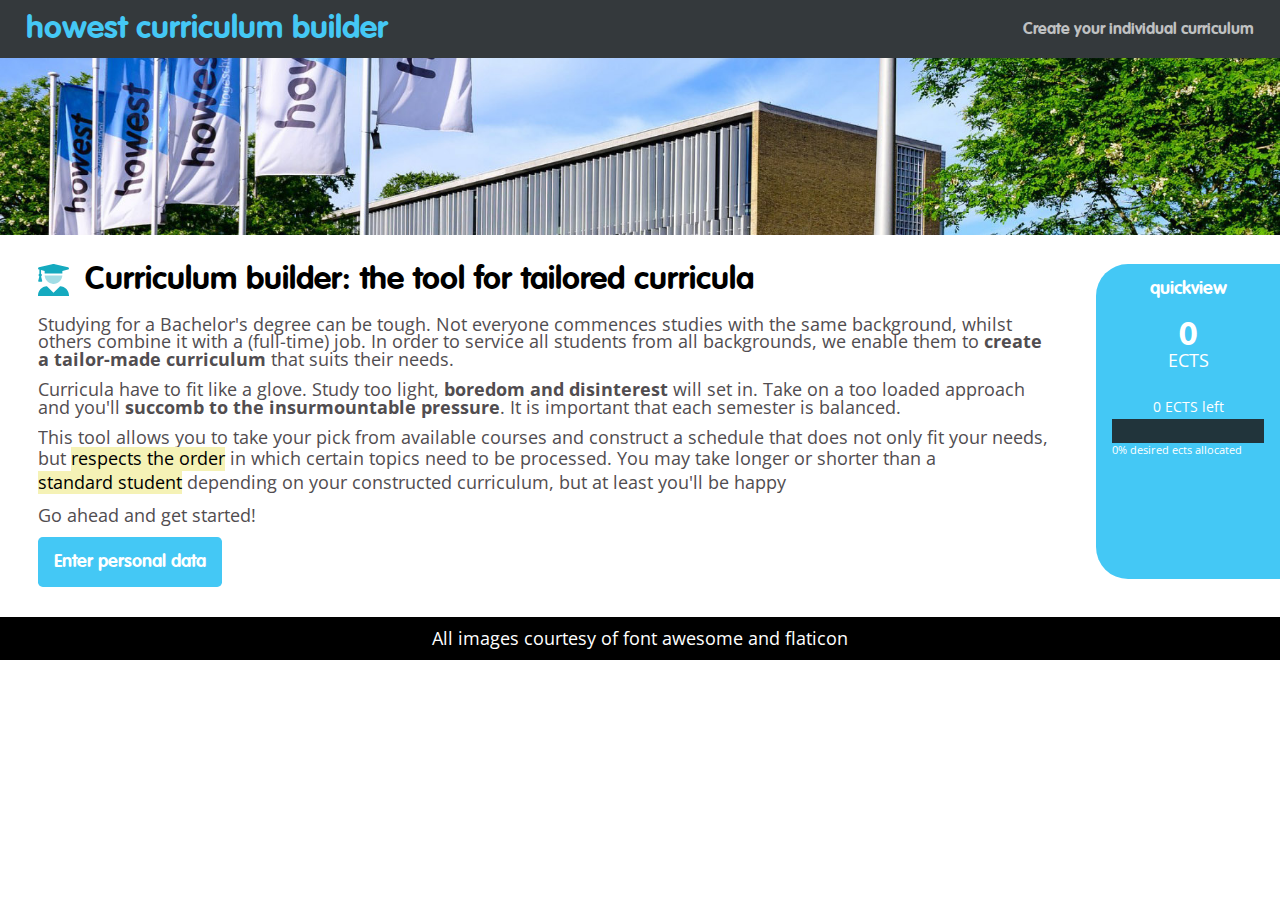
<file: index.html>
<!DOCTYPE html>
<html lang="en">
<head>
    <meta charset="UTF-8">
    <title>Howest Trajectbuilder</title>
    <link rel="stylesheet" type="text/css" href="assets/css/reset.css"/>
    <link rel="stylesheet" type="text/css" href="assets/css/screen.css"/>
    <link rel="stylesheet" href="https://fonts.googleapis.com/css?family=Open+Sans"/>
    <meta name="author" content="Rémi Defoor"/>
</head>
<body>
<header>
    <div class="flex-container">
        <h1>Howest curriculum builder</h1>

        <h2>Create your individual curriculum</h2>
    </div>

    <img src="images/howest.jpg" alt="HOWEST" title="HOWEST"/>
</header>

<main class="flex-container">
    <div id="left-aligned-content">
        <article id="introduction">
            <h2>Curriculum builder: the tool for tailored curricula</h2>

            <p>
                Studying for a Bachelor's degree can be tough. Not everyone commences studies with the same
                background,
                whilst others combine it with a (full-time) job. In order to service all students from all
                backgrounds,
                we
                enable them to
                <strong>create a tailor-made curriculum</strong> that suits their needs.
            </p>

            <p>
                Curricula have to fit like a glove. Study too light, <strong>boredom and disinterest</strong> will
                set
                in.
                Take on a too loaded approach and you'll
                <strong>succomb to the insurmountable pressure</strong>. It is important that each semester is
                balanced.
            </p>

            <p>
                This tool allows you to take your pick from available courses and construct a schedule that does not
                only
                fit your needs, but
                <a href="#" title="Sometimes you need to complete course A before being able to take on course B. These rules are built into the system">respects the order</a> in which certain topics need to be processed. You may take longer
                or
                shorter than a
                <a href="#" title="Standard students are students who follow a model trajectory laid out by the academy itself">standard student</a> depending on your constructed curriculum, but at least you'll be
                happy
            </p>

            <p>
                Go ahead and get started!
            </p>

            <ul class="navigation-links">
                <li><a href="#personal-data">Enter personal data</a></li>
            </ul>
        </article>

        <section id="personal-data" class="hidden">
            <h2>Enter personal data</h2>

            <p>
                In order to serve you correctly, we need to know some basic information first
            </p>

            <form name="personal-data" method="post" action="#">
                <label for="name">name</label>
                <input type="text" name="name" id="name" minlength="2" required/>

                <label for="email">email</label>
                <input type="email" name="email" id="email" required/>

                <label for="available-ECTS">ECTS available for allocation </label>
                <input type="number" name="available-ECTS" id="available-ECTS" min="3" max="60" required/>

                <button>Configure completed courses ></button>
            </form>
        </section>

        <section id="completed-modules" class="hidden">
            <h2>Select the courses you have already completed</h2>

            <p>
                Selecting the courses that have already been completed will <strong>enable us to correctly fill out
                prerequisite
                knowledge</strong> for follow-up courses. If you haven't completed any courses yet, your selection
                will
                be
                limited to courses from the first and second semester.
            </p>

            <div class="filters flex-container">
                <div>
                    <ol>
                        <li class="selected-semester"><a href="#">S1</a></li>
                        <li class="selected-semester"><a href="#">S2</a></li>
                        <li class="selected-semester"><a href="#">S3</a></li>
                        <li class="selected-semester"><a href="#">S4</a></li>
                        <li class="selected-semester"><a href="#">S5</a></li>
                        <li class="selected-semester"><a href="#">S6</a></li>
                    </ol>

                    <p>
                        visible semesters
                    </p>
                </div>

                <form method="post" action="#">
                    <select name="module-sorter" id="completed-module-sorter">
                        <option value="ascending">ascending</option>
                        <option value="descending">descending</option>
                    </select>
                    <label for="completed-module-sorter">Sort courses</label>
                </form>
            </div>

            <div class="modules flex-container">
            </div>

            <ul class="navigation-links flex-container">
                <li><a href="#personal-data">&lt; Modify personal data</a></li>
                <li><a href="#desired-modules">Configure course curriculum ></a></li>
            </ul>
        </section>

        <section id="desired-modules" class="hidden">
            <h2>Configure course curriculum</h2>

            <p>
                Select the courses you want to include in your curriculum next academic year
            </p>

            <div class="filters flex-container">
                <div>
                    <ol>
                        <li class="selected-semester"><a href="#">S1</a></li>
                        <li class="selected-semester"><a href="#">S2</a></li>
                        <li class="selected-semester"><a href="#">S3</a></li>
                        <li class="selected-semester"><a href="#">S4</a></li>
                        <li class="selected-semester"><a href="#">S5</a></li>
                        <li class="selected-semester"><a href="#">S6</a></li>
                    </ol>

                    <p>
                        visible semesters
                    </p>
                </div>

                <form method="post" action="#">
                    <select name="module-sorter" id="desired-module-sorter">
                        <option value="ascending">ascending</option>
                        <option value="descending">descending</option>
                    </select>
                    <label for="desired-module-sorter">Sort courses</label>
                </form>
            </div>

            <div class="modules flex-container">
            </div>

            <ul class="navigation-links flex-container">
                <li><a href="#completed-modules">&lt; Modify completed courses</a></li>
                <li><a href="#overview">Choice overview ></a></li>
            </ul>
        </section>

        <section id="overview" class="hidden">
            <h2>Choice overview</h2>

            <p>
                Carefully study the table below and double check if the completed courses and desired courses check
                out.
                Once your application has been submitted, there is no turning back!
            </p>

            <ul id="ECTS-counters" class="flex-container">
                <li id="completed-ECTS-counter">
                    <h3>Completed ECTS</h3>
                    <p>
                        60
                    </p>
                </li>
                <li id="desired-ECTS-counter">
                    <h3>Desired ECTS</h3>
                    <p>
                        34
                    </p>
                </li>
            </ul>

            <table>
                <thead>
                <tr>
                    <th class="left-part-table" colspan="3">completed courses</th>
                    <th class="right-part-table" colspan="3">desired courses</th>
                </tr>
                <tr>
                    <th class="left-part-table">semester</th>
                    <th class="left-part-table">module</th>
                    <th class="left-part-table"># ECTS</th>
                    <th class="right-part-table">semester</th>
                    <th class="right-part-table">module</th>
                    <th class="right-part-table"># SP</th>
                </tr>
                </thead>

                <tbody>
                </tbody>

                <tfoot>
                <tr>
                    <th class="left-part-table right-align" colspan="2">Total number of ECTS</th>
                    <th class="right-part-table right-align" colspan="2">Total number of ECTS</th>
                </tr>
                </tfoot>
            </table>

            <ul class="navigation-links flex-container">
                <li><a href="#desired-modules">&lt; Modify desired courses</a></li>
                <li><a href="#submission">Submit curriculum</a></li>
            </ul>
        </section>

        <section id="submission" class="hidden">
            <h2>Thank you for your submission!</h2>

            <p>
                Thank you for submitting your curriculum. The course counsellor will be in touch shortly.
            </p>
        </section>
    </div>

    <section id="quickview">
        <h3>quickview</h3>

        <p id="allocated-ECTS">
            0
        </p>

        <p>
            ECTS
        </p>

        <p id="unallocated-ECTS">
            0 ECTS left
        </p>

        <figure>
            <figure id="progress-bar"></figure>
        </figure>

        <p id="percentage-allocated-ECTS">
            0% desired ects allocated
        </p>

        <ul>
        </ul>
    </section>
</main>

<footer>
    <p>All images courtesy of font awesome and flaticon</p>
</footer>

<script src="assets/js/data/modules.js"></script>
<script src="assets/js/script.js"></script>

<script src="assets/js/quickview.js"></script>

<script src="assets/js/personal-data.js"></script>
<script src="assets/js/overviews.js"></script>
<script src="assets/js/summary.js"></script>

<script src="assets/js/filter-and-sort.js"></script>
</body>
</html>
</file>
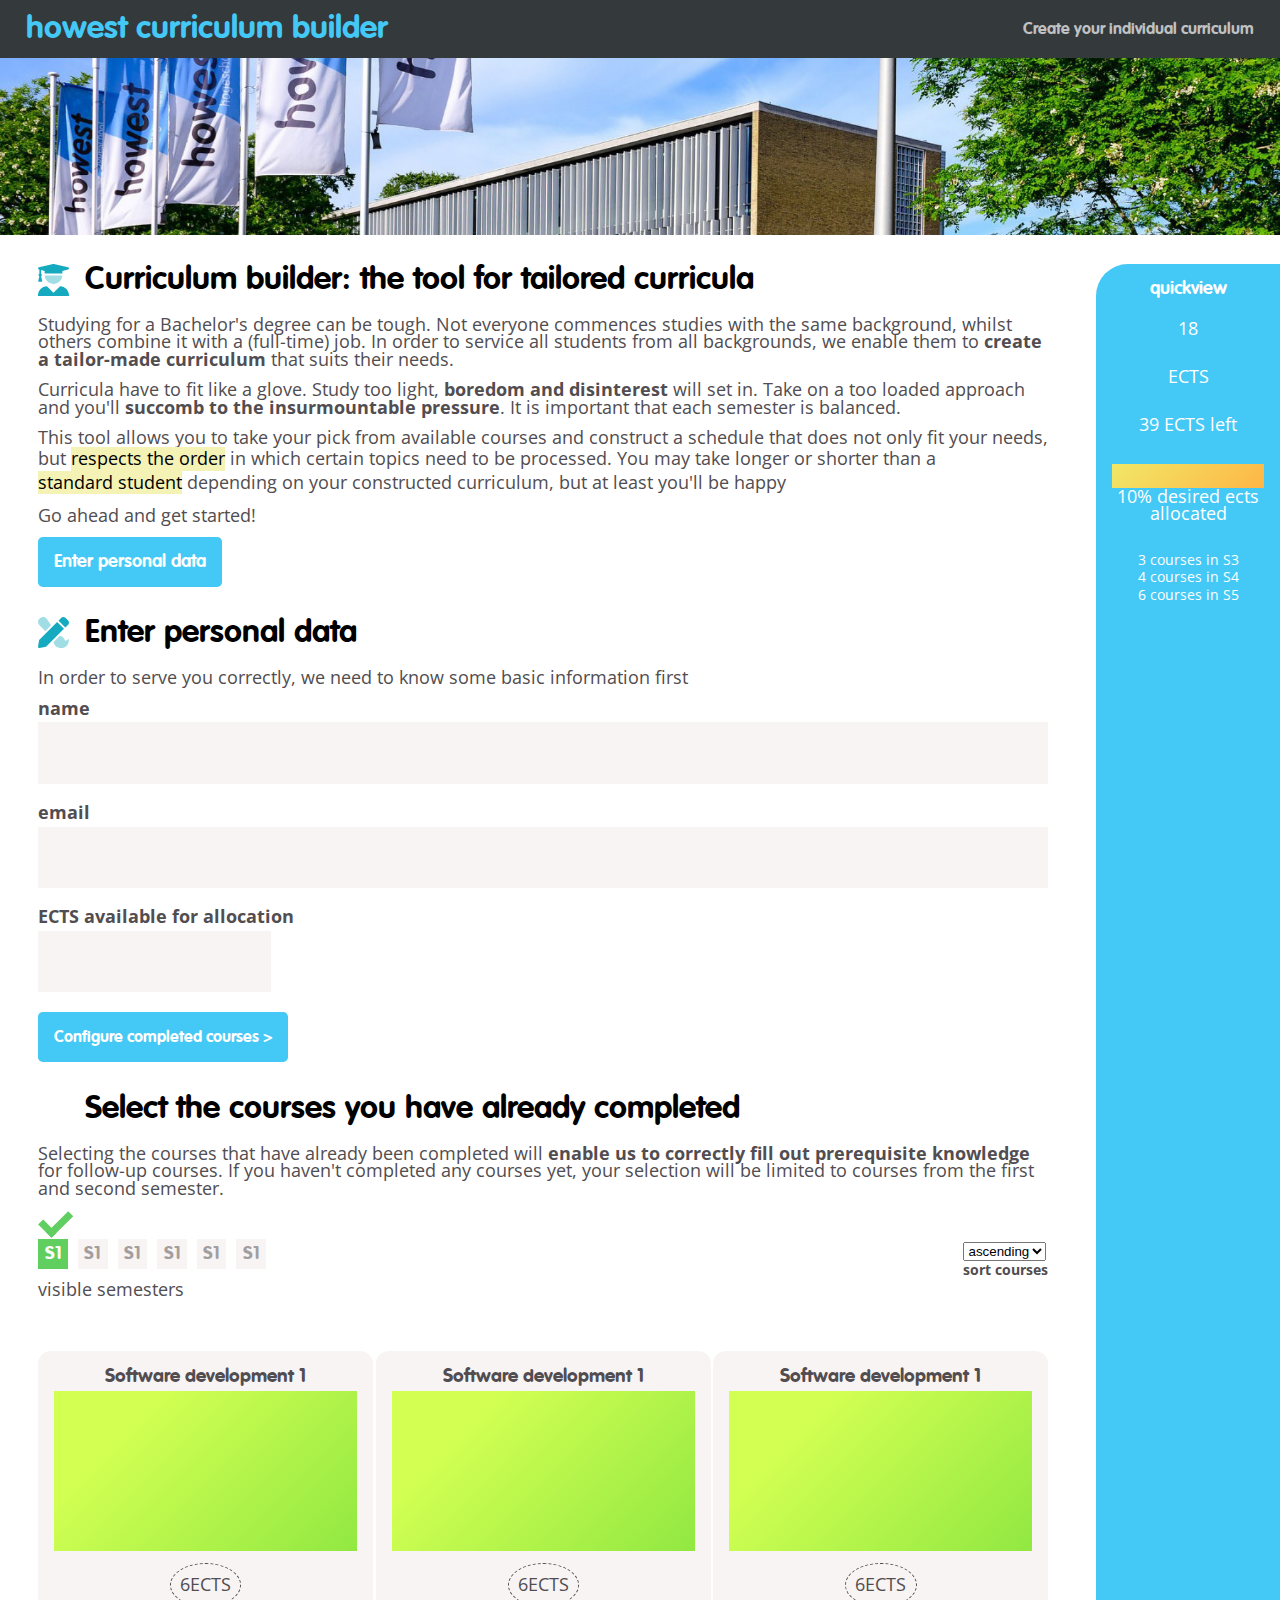
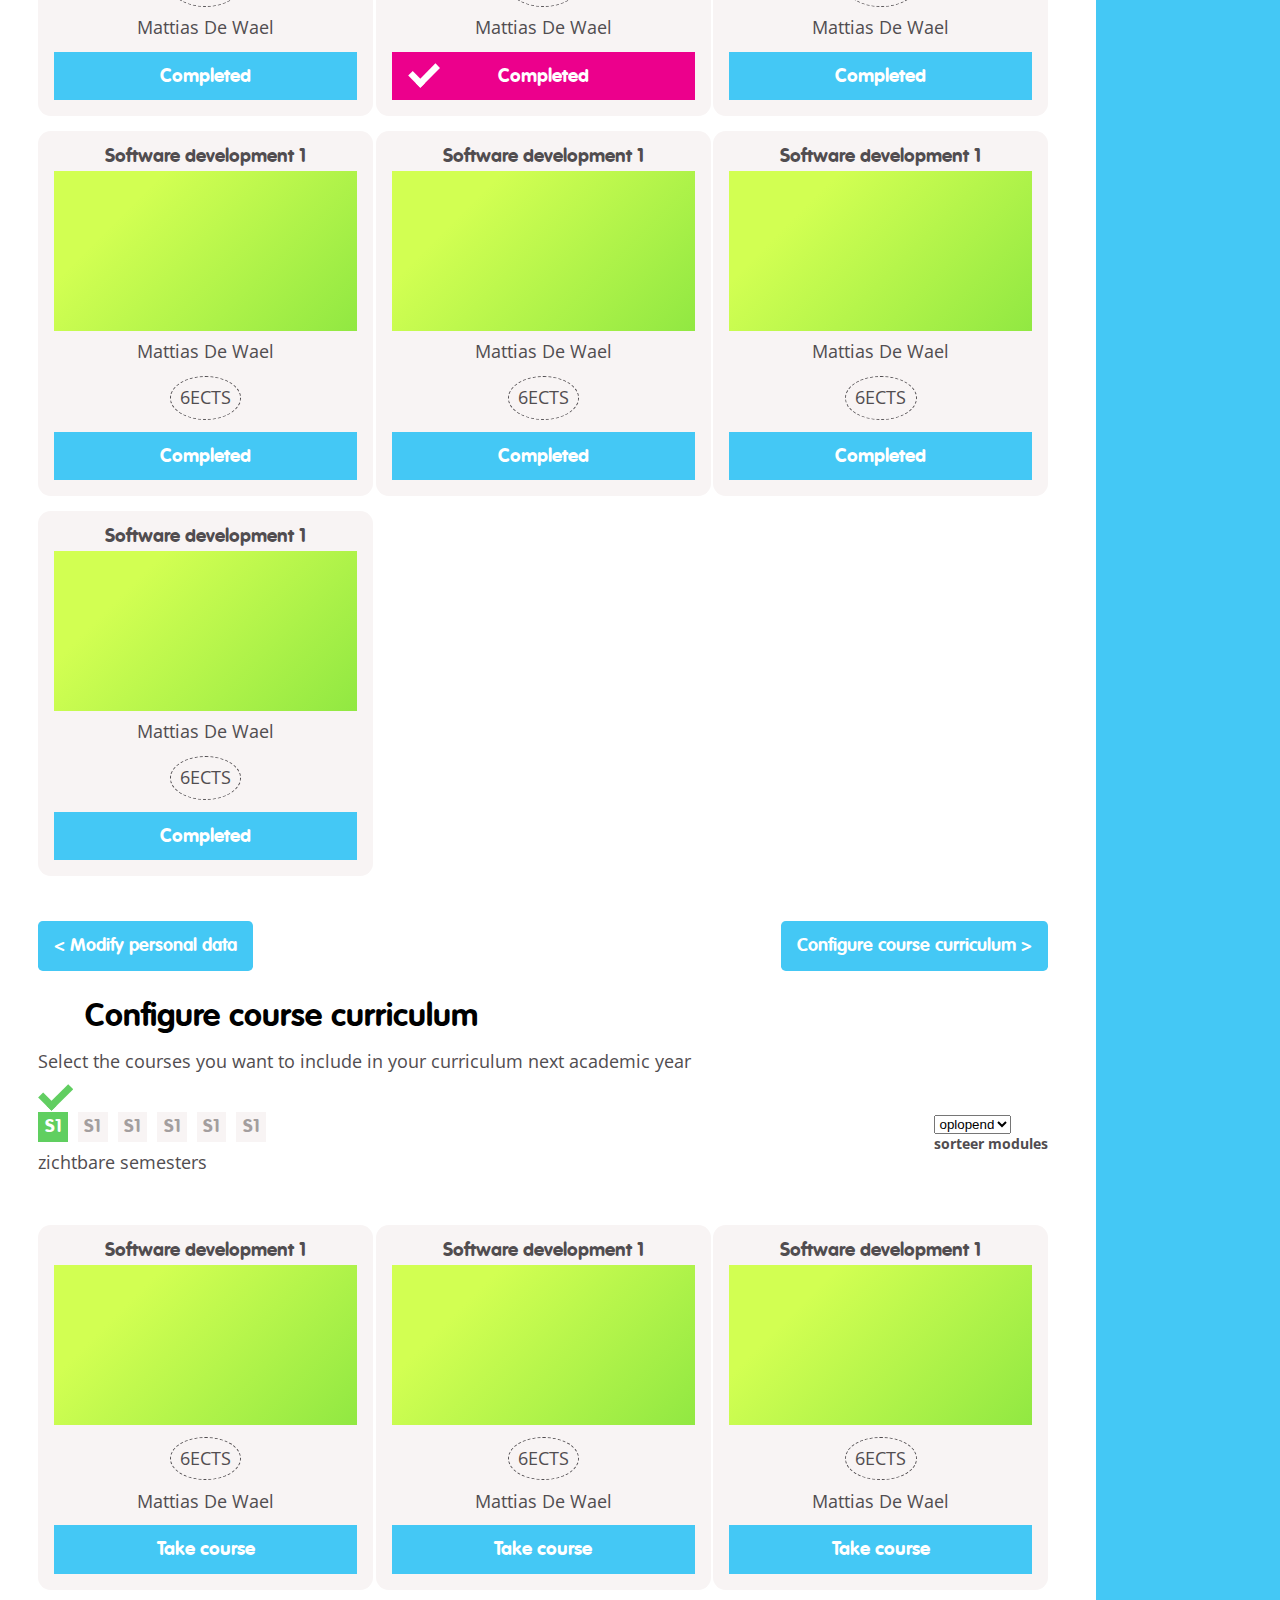
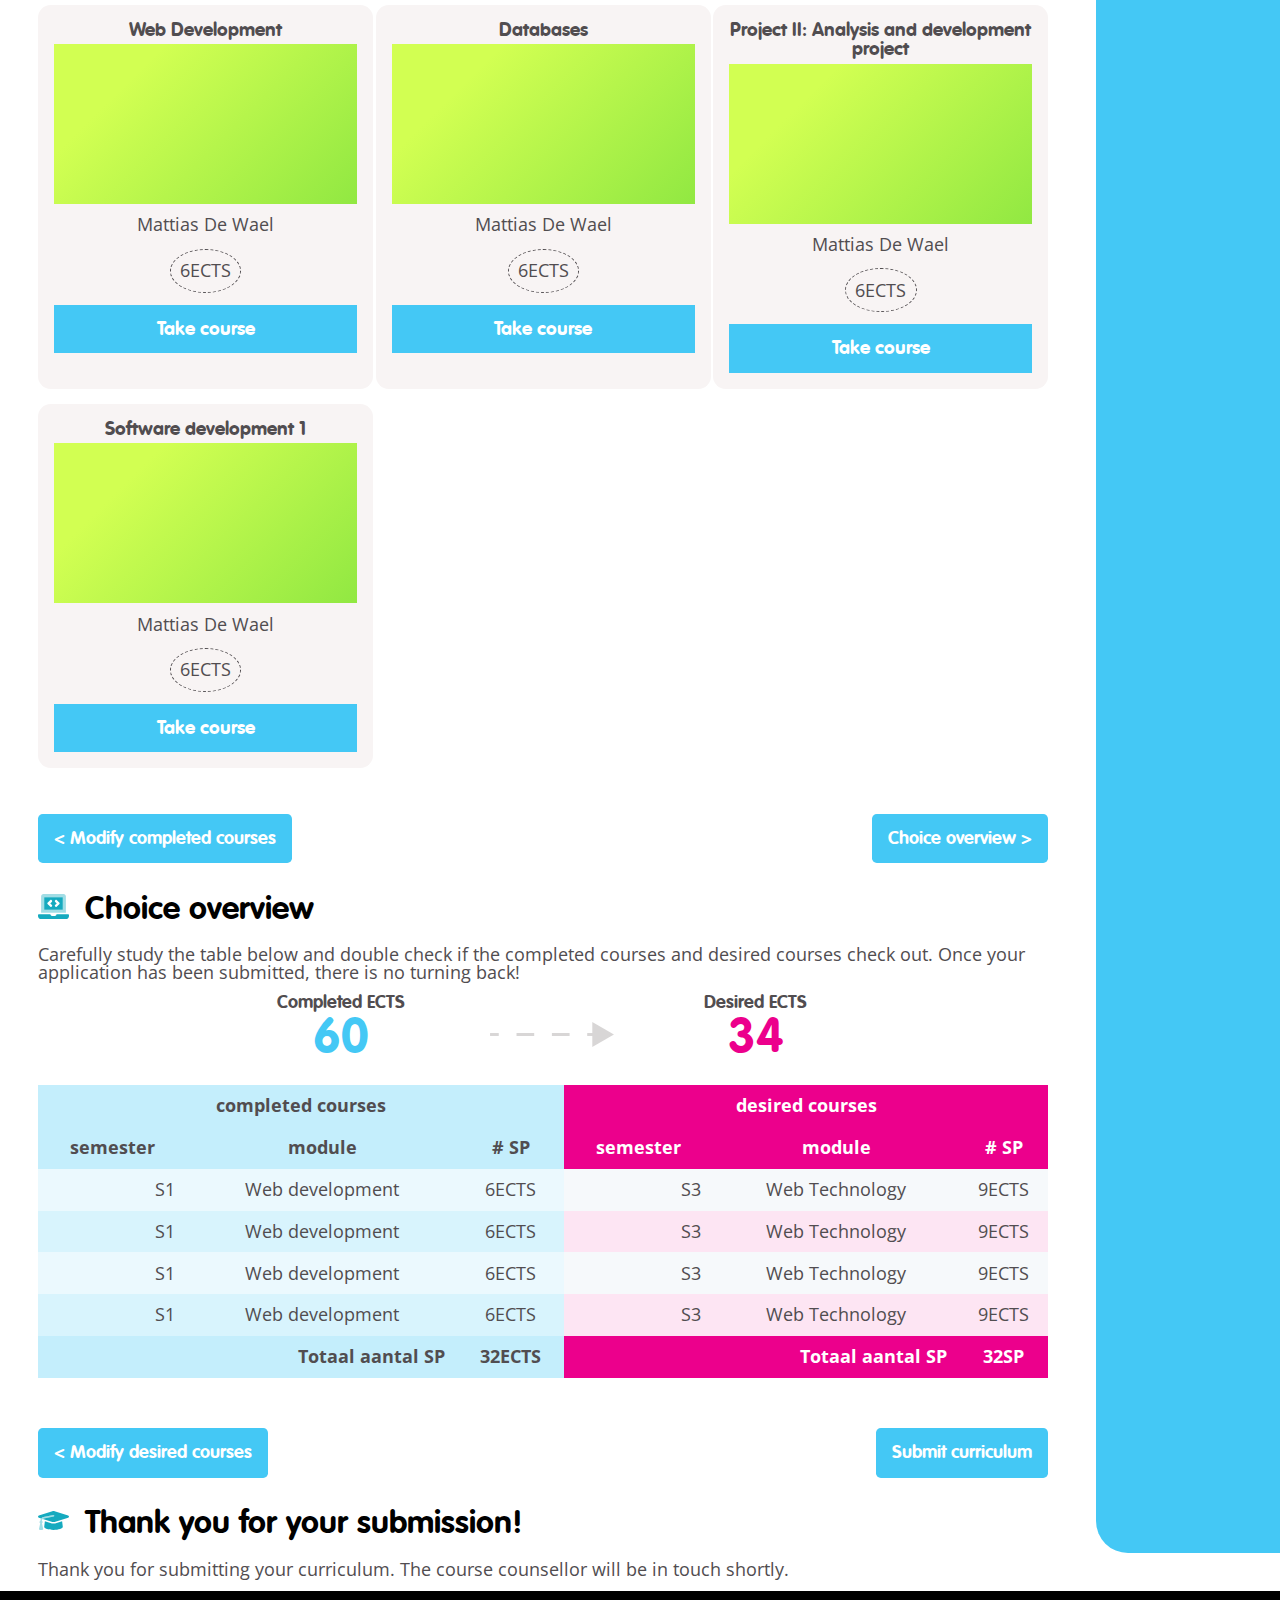
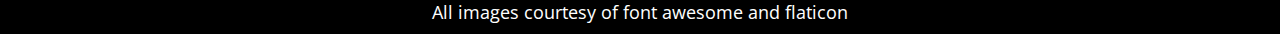
<file: index-static.html>
<!DOCTYPE html>
<html lang="en">
<head>
    <meta charset="UTF-8">
    <title>Howest Trajectbuilder</title>
    <link rel="stylesheet" type="text/css" href="assets/css/reset.css"/>
    <link rel="stylesheet" type="text/css" href="assets/css/screen.css"/>
    <link rel="stylesheet" href="https://fonts.googleapis.com/css?family=Open+Sans"/>
    <meta name="author" content="Rémi Defoor"/>
</head>
<body>
    <header>
        <div class="flex-container">
            <h1>Howest curriculum builder</h1>

            <h2>Create your individual curriculum</h2>
        </div>

        <img src="images/howest.jpg" alt="HOWEST" title="HOWEST"/>
    </header>

    <main class="flex-container">
        <div id="left-aligned-content">
            <article id="introduction">
                <h2>Curriculum builder: the tool for tailored curricula</h2>

                <p>
                    Studying for a Bachelor's degree can be tough. Not everyone commences studies with the same
                    background,
                    whilst others combine it with a (full-time) job. In order to service all students from all
                    backgrounds,
                    we
                    enable them to
                    <strong>create a tailor-made curriculum</strong> that suits their needs.
                </p>

                <p>
                    Curricula have to fit like a glove. Study too light, <strong>boredom and disinterest</strong> will
                    set
                    in.
                    Take on a too loaded approach and you'll
                    <strong>succomb to the insurmountable pressure</strong>. It is important that each semester is
                    balanced.
                </p>

                <p>
                    This tool allows you to take your pick from available courses and construct a schedule that does not
                    only
                    fit your needs, but
                    <a href="#" title="Sometimes you need to complete course A before being able to take on course B. These rules are built into the system">respects the order</a> in which certain topics need to be processed. You may take longer
                    or
                    shorter than a
                    <a href="#" title="Standard students are students who follow a model trajectory laid out by the academy itself">standard student</a> depending on your constructed curriculum, but at least you'll be
                    happy
                </p>

                <p>
                    Go ahead and get started!
                </p>

                <ul class="navigation-links">
                    <li><a href="#personal-data">Enter personal data</a></li>
                </ul>
            </article>

            <section id="personal-data">
                <h2>Enter personal data</h2>

                <p>
                    In order to serve you correctly, we need to know some basic information first
                </p>

                <form method="post" action="#">
                    <label for="name">name</label>
                    <input type="text" name="name" id="name"/>

                    <label for="email">email</label>
                    <input type="email" name="email" id="email"/>

                    <label for="availableECTS">ECTS available for allocation </label>
                    <input type="number" name="availableECTS" id="availableECTS"/>

                    <button>Configure completed courses ></button>
                </form>
            </section>

            <section id="completed-courses">
                <h2>Select the courses you have already completed</h2>

                <p>
                    Selecting the courses that have already been completed will <strong>enable us to correctly fill out
                    prerequisite
                    knowledge</strong> for follow-up courses. If you haven't completed any courses yet, your selection
                    will
                    be
                    limited to courses from the first and second semester.
                </p>

                <div class="filters flex-container">
                    <div>
                        <ol>
                            <li class="selected-semester"><a href="#">S1</a></li>
                            <li><a href="#">S1</a></li>
                            <li><a href="#">S1</a></li>
                            <li><a href="#">S1</a></li>
                            <li><a href="#">S1</a></li>
                            <li><a href="#">S1</a></li>
                        </ol>

                        <p>
                            visible semesters
                        </p>
                    </div>

                    <form method="post" action="#">
                        <select name="courseSorting" id="courseSorting">
                            <option value="ascending">ascending</option>
                        </select>
                        <label for="courseSorting">Sort courses</label>
                    </form>
                </div>

                <div class="modules flex-container">
                    <article>
                        <h2>Software development 1</h2>

                        <figure class="green"></figure>

                        <p>
                            6ECTS
                        </p>

                        <h3>Mattias De Wael</h3>

                        <form method="post" action="#">
                            <button><span>Completed</span></button>
                        </form>
                    </article>

                    <article>
                        <h2>Software development 1</h2>

                        <figure class="green"></figure>

                        <p>
                            6ECTS
                        </p>

                        <h3>Mattias De Wael</h3>

                        <form method="post" action="#">
                            <button class="selected-module"><span>Completed</span></button>
                        </form>
                    </article>

                    <article>
                        <h2>Software development 1</h2>

                        <figure class="green"></figure>

                        <p>
                            6ECTS
                        </p>

                        <h3>Mattias De Wael</h3>

                        <form method="post" action="#">
                            <button><span>Completed</span></button>
                        </form>
                    </article>

                    <article>
                        <h2>Software development 1</h2>

                        <figure class="green"></figure>

                        <h3>Mattias De Wael</h3>

                        <p>
                            6ECTS
                        </p>

                        <form method="post" action="#">
                            <button><span>Completed</span></button>
                        </form>
                    </article>

                    <article>
                        <h2>Software development 1</h2>

                        <figure class="green"></figure>

                        <h3>Mattias De Wael</h3>

                        <p>
                            6ECTS
                        </p>

                        <form method="post" action="#">
                            <button><span>Completed</span></button>
                        </form>
                    </article>

                    <article>
                        <h2>Software development 1</h2>

                        <figure class="green"></figure>

                        <h3>Mattias De Wael</h3>

                        <p>
                            6ECTS
                        </p>

                        <form method="post" action="#">
                            <button><span>Completed</span></button>
                        </form>
                    </article>

                    <article>
                        <h2>Software development 1</h2>

                        <figure class="green"></figure>

                        <h3>Mattias De Wael</h3>

                        <p>
                            6ECTS
                        </p>

                        <form method="post" action="#">
                            <button><span>Completed</span></button>
                        </form>
                    </article>
                </div>

                <ul class="navigation-links flex-container">
                    <li><a href="#personal-data">&lt; Modify personal data</a></li>
                    <li><a href="#curriculum-configurator">Configure course curriculum ></a></li>
                </ul>
            </section>

            <section id="curriculum-configurator">
                <h2>Configure course curriculum</h2>

                <p>
                    Select the courses you want to include in your curriculum next academic year
                </p>

                <div class="filters flex-container">
                    <div>
                        <ol>
                            <li class="selected-semester"><a href="#">S1</a></li>
                            <li><a href="#">S1</a></li>
                            <li><a href="#">S1</a></li>
                            <li><a href="#">S1</a></li>
                            <li><a href="#">S1</a></li>
                            <li><a href="#">S1</a></li>
                        </ol>

                        <p>
                            zichtbare semesters
                        </p>
                    </div>

                    <form method="post" action="#">
                        <select name="moduleSortering" id="moduleSortering">
                            <option value="oplopend">oplopend</option>
                        </select>
                        <label for="moduleSortering">Sorteer modules</label>
                    </form>
                </div>

                <div class="modules flex-container">
                    <article>
                        <h2>Software development 1</h2>

                        <figure class="green"></figure>

                        <p>
                            6ECTS
                        </p>

                        <h3>Mattias De Wael</h3>

                        <form method="post" action="#">
                            <button><span>Take course</span></button>
                        </form>
                    </article>

                    <article>
                        <h2>Software development 1</h2>

                        <figure class="green"></figure>

                        <p>
                            6ECTS
                        </p>

                        <h3>Mattias De Wael</h3>

                        <form method="post" action="#">
                            <button><span>Take course</span></button>
                        </form>
                    </article>

                    <article>
                        <h2>Software development 1</h2>

                        <figure class="green"></figure>

                        <p>
                            6ECTS
                        </p>

                        <h3>Mattias De Wael</h3>

                        <form method="post" action="#">
                            <button><span>Take course</span></button>
                        </form>
                    </article>

                    <article>
                        <h2>Web Development</h2>

                        <figure class="green"></figure>

                        <h3>Mattias De Wael</h3>

                        <p>
                            6ECTS
                        </p>

                        <form method="post" action="#">
                            <button><span>Take course</span></button>
                        </form>
                    </article>

                    <article>
                        <h2>Databases</h2>

                        <figure class="green"></figure>

                        <h3>Mattias De Wael</h3>

                        <p>
                            6ECTS
                        </p>

                        <form method="post" action="#">
                            <button><span>Take course</span></button>
                        </form>
                    </article>

                    <article>
                        <h2>Project II: Analysis and development project</h2>

                        <figure class="green"></figure>

                        <h3>Mattias De Wael</h3>

                        <p>
                            6ECTS
                        </p>

                        <form method="post" action="#">
                            <button><span>Take course</span></button>
                        </form>
                    </article>

                    <article>
                        <h2>Software development 1</h2>

                        <figure class="green"></figure>

                        <h3>Mattias De Wael</h3>

                        <p>
                            6ECTS
                        </p>

                        <form method="post" action="#">
                            <button><span>Take course</span></button>
                        </form>
                    </article>
                </div>

                <ul class="navigation-links flex-container">
                    <li><a href="#completed-courses">&lt; Modify completed courses</a></li>
                    <li><a href="#overview">Choice overview ></a></li>
                </ul>
            </section>

            <section id="overview">
                <h2>Choice overview</h2>

                <p>
                    Carefully study the table below and double check if the completed courses and desired courses check
                    out.
                    Once your application has been submitted, there is no turning back!
                </p>

                <ul id="ECTS-counters" class="flex-container">
                    <li id="completed-ECTS-counter">
                        <h3>Completed ECTS</h3>
                        <p>
                            60
                        </p>
                    </li>
                    <li id="desired-ECTS-counter">
                        <h3>Desired ECTS</h3>
                        <p>
                            34
                        </p>
                    </li>
                </ul>

                <table>
                    <thead>
                    <tr>
                        <th class="left-part-table" colspan="3">completed courses</th>
                        <th class="right-part-table" colspan="3">desired courses</th>
                    </tr>
                    <tr>
                        <th class="left-part-table">semester</th>
                        <th class="left-part-table">module</th>
                        <th class="left-part-table"># SP</th>
                        <th class="right-part-table">semester</th>
                        <th class="right-part-table">module</th>
                        <th class="right-part-table"># SP</th>
                    </tr>
                    </thead>

                    <tbody>
                    <tr>
                        <td class="left-part-table right-align">S1</td>
                        <td class="left-part-table">Web development</td>
                        <td class="left-part-table">6ECTS</td>
                        <td class="right-part-table right-align">S3</td>
                        <td class="right-part-table">Web Technology</td>
                        <td class="right-part-table">9ECTS</td>
                    </tr>
                    <tr>
                        <td class="left-part-table right-align">S1</td>
                        <td class="left-part-table">Web development</td>
                        <td class="left-part-table">6ECTS</td>
                        <td class="right-part-table right-align">S3</td>
                        <td class="right-part-table">Web Technology</td>
                        <td class="right-part-table">9ECTS</td>
                    </tr>
                    <tr>
                        <td class="left-part-table right-align">S1</td>
                        <td class="left-part-table">Web development</td>
                        <td class="left-part-table">6ECTS</td>
                        <td class="right-part-table right-align">S3</td>
                        <td class="right-part-table">Web Technology</td>
                        <td class="right-part-table">9ECTS</td>
                    </tr>
                    <tr>
                        <td class="left-part-table right-align">S1</td>
                        <td class="left-part-table">Web development</td>
                        <td class="left-part-table">6ECTS</td>
                        <td class="right-part-table right-align">S3</td>
                        <td class="right-part-table">Web Technology</td>
                        <td class="right-part-table">9ECTS</td>
                    </tr>
                    </tbody>

                    <tfoot>
                    <tr>
                        <th class="left-part-table right-align" colspan="2">Totaal aantal SP</th>
                        <th class="left-part-table">32ECTS</th>
                        <th class="right-part-table right-align" colspan="2">Totaal aantal SP</th>
                        <th class="right-part-table">32SP</th>
                    </tr>
                    </tfoot>
                </table>

                <ul class="navigation-links flex-container">
                    <li><a href="#curriculum-configurator">&lt; Modify desired courses</a></li>
                    <li><a href="#submission">Submit curriculum</a></li>
                </ul>
            </section>

            <section id="submission">
                <h2>Thank you for your submission!</h2>

                <p>
                    Thank you for submitting your curriculum. The course counsellor will be in touch shortly.
                </p>
            </section>
        </div>

        <section id="quickview">
            <h3>quickview</h3>

            <p>
                18
            </p>

            <p>
                ECTS
            </p>

            <p>
                39 ECTS left
            </p>

            <figure>
                <figure class="yellow"></figure>
            </figure>

            <p>
                10% desired ects allocated
            </p>

            <ul>
                <li>3 courses in S3</li>
                <li>4 courses in S4</li>
                <li>6 courses in S5</li>
            </ul>
        </section>
    </main>

    <footer>
        <p>All images courtesy of font awesome and flaticon</p>
    </footer>
</body>
</html>
</file>
<file: assets/css/screen.css>
@font-face {
    font-family: VagRounded;
    src: url("../fonts/vagroundedstd-bold-webfont.woff") format("woff");
}

/********************/
/* Gradient classes */
/********************/
.green {
    background: linear-gradient(135deg, rgba(210, 255, 82, 1) 0%, rgba(210, 255, 82, 1) 24%, rgba(145, 232, 66, 1) 100%);
}

.yellow {
    background: linear-gradient(135deg, rgba(241, 231, 103, 1) 0%, rgba(254, 182, 69, 1) 100%);
}

.pink {
    background: linear-gradient(135deg, rgba(250, 160, 236, 1) 0%, rgba(242, 61, 148, 1) 100%);
}

.orange {
    background: linear-gradient(135deg, rgba(250, 245, 160, 1) 0%, rgba(219, 85, 37, 1) 100%);
}

.blue {
    background: linear-gradient(135deg, rgba(160, 193, 250, 1) 0%, rgba(40, 217, 240, 1) 100%);
}

.purple {
    background: linear-gradient(135deg, rgba(235, 233, 249, 1) 0%, rgba(193, 191, 234, 1) 100%);
}

.white {
    background: linear-gradient(135deg, rgba(204,249,251,1) 0%, rgba(255,255,255,1) 100%);
}

/*---------------------*/
/*    HTML ELEMENTS    */
/*---------------------*/
body {
    font-family: "Open Sans", sans-serif;
    font-size: 1.1rem;
}

h1, h2 {
    font-family: VagRounded, sans-serif;
    font-size: 2rem;
}

h1 {
    text-transform: lowercase;
    color: #44c8f5;
}

h3 {
    color: #514d50;
}

img {
    width: 100%;
}

a {
    font-family: VagRounded, sans-serif;
    color: #a39e9e;
    background-color: #f8f4f4;
    padding: 0.4rem;
    margin-right: 0.3rem;
    display: inline-block;
    text-decoration: none;
}

label {
    display: block;
    font-weight: bold;
    color: #514d50;
}

button {
    display: block;
    background-color: #44c8f5;
    border: none;
    color: #fff;
    font-family: VagRounded, sans-serif;
    font-size: 1.2rem;
    width: 100%;
    padding: 4% 0;
}

button:hover {
    background-color: #ec008c;
}

table {
    color: #514d50;
    width: 100%;
    margin-bottom: 5%;
    text-align: center;
}

thead, tfoot {
    font-weight: bold;
}

th, td {
    padding: 1.2%;
}

/*---------------------*/
/* CONTAINING ELEMENTS */
/*---------------------*/
.flex-container {
    display: flex;
    justify-content: space-between;
}

.navigation-links a {
    color: #fff;
    background-color: #44c8f5;
    padding: 1rem;
    border-radius: 0.3rem;
    margin: 0;
}

.hidden {
    display: none;
}

.right-align {
    text-align: right;
}

strong {
    font-weight: bold;
}

header {
    margin-bottom: 2%;
}

header .flex-container {
    align-items: center;
    padding: 1% 2%;
    background-color: rgba(30,35,39,0.9);
}

header h2 {
    color: rgba(255,255,255,0.7);
    font-size: 1rem;
}

main #left-aligned-content {
    width: 80%;
    margin-right: 3rem;
    padding-left: 3%;
}

main p {
    margin-bottom: 0.8rem;
    color: #514d50;
}

#introduction {
    margin-bottom: 3%;
}

#introduction h2 {
    margin-bottom: 2%;
    background-image: url("../media/curriculum.svg");
    background-repeat: no-repeat;
    background-size: 31px;
    padding-left: 47px;
}

#introduction p a {
    background-color: #f5f2b6;
    padding: 0.3% 0;
    color: #000;
    font-family: "Open Sans", sans-serif;
    margin: 0;
}

#introduction p a:hover {
    color: #fff;
    background-color: #44c8f5;
}

section {
    margin-bottom: 3%;
}

section > h2 {
    padding-left: 47px;
    margin-bottom: 2%;
    background-size: 31px;
    background-repeat: no-repeat;
}

#personal-data h2 {
    background-image: url("../media/personal-data.svg");
}

#personal-data label {
    padding-bottom: 0.5%;
}

#personal-data input {
    width: 100%;
    background-color: #f8f4f4;
    border: none;
    padding: 1.5%;
    font-size: 1.5rem;
    margin-bottom: 2%;
    color: #a39e9e;
    font-family: VagRounded, sans-serif;
    box-sizing: border-box;
}

#personal-data input[type="number"] {
    width: 23%;
    display: block;
}

#personal-data input:focus {
    color: #fff;
    background-color: #a39e9e;
    outline: none;
}

#personal-data button {
    color: #fff;
    font-family: VagRounded, sans-serif;
    padding: 1.5%;
    font-size: 1rem;
    border-radius: 0.3rem;
    display: inline-block;
    width: auto;
}

#personal-data button:hover {
    background-color: #44c8f5;
}

.filters {
    margin-bottom: 4%;
    margin-top: 1.3%;
}

.filters ol {
    margin-bottom: 5%;
}

.filters ol li {
    display: inline-block;
    padding-top: 12%;
}

.filters form {
    margin-top: 3%;
}

.filters select {
    margin-bottom: 2%;
}

.filters label {
    text-transform: lowercase;
    font-size: 0.9rem;
}

.selected-semester {
    background-image: url("../media/check.svg");
    background-repeat: no-repeat;
    background-position: top center;
    background-size: contain;
}

.selected-semester a {
    color: #fff;
    background-color: #60cf60;
}

.modules {
    flex-wrap: wrap;
    margin-bottom: 3%;
}

.modules article {
    background-color: #f8f4f4;
    padding: 1rem;
    width: 30%;
    border-radius: 0.8rem;
    text-align: center;
    margin-bottom: 1.5%;
}

.modules h2 {
    font-size: 1.2rem;
    color: #514d50;
    margin-bottom: 1.5%;
}

.modules figure {
    height: 10rem;
    margin-bottom: 4%;
}

.modules figcaption {
    font-family: VagRounded, sans-serif;
    color: #514d50;
    line-height: 200%;
    font-size: 5rem;
}

.modules p {
    border: 1px dashed #514d50;
    padding: 4% 3%;
    border-radius: 50%;
    display: inline-block;
    margin-bottom: 4%;
}

.modules h3 {
    margin-bottom: 5%;
}

.selected-module {
    background-color: #ec008c;
    background-image: url("../media/check-white.svg");
    background-repeat: no-repeat;
    background-size: 32px;
    background-position: left 16px center;
}

#completed-modules > h2 {
    background-image: url("../media/completed-courses.svg");
}

#desired-modules > h2 {
    background-image: url("../media/new-courses.svg");
}

#overview h2 {
    background-image: url("../media/overview.svg");
}

#ECTS-counters {
    font-family: VagRounded, sans-serif;
    margin-top: 1.2%;
    margin-bottom: 1%;
}

#ECTS-counters li {
    width: 50%;
    text-align: center;
}

#ECTS-counters h3 {
    margin-bottom: 1%;
}

#ECTS-counters p {
    font-size: 3rem;
}

#completed-ECTS-counter {
    background-image: url("../media/arrow.svg");
    background-position: right center;
    background-repeat: no-repeat;
    background-size: 30%;
    padding-right: 13%;
    margin-left: 16%;
}

#completed-ECTS-counter p {
    color: #44c8f5;
}

#desired-ECTS-counter {
    margin-right: 15%;
}

#desired-ECTS-counter p {
    color: #ec008c;
}

.left-part-table {
    background-color: rgba(60,200,245,0.3);
}

tbody  tr:nth-child(odd) .left-part-table {
    background-color: rgba(60,200,245,0.1);
}

tbody tr:nth-child(even) .left-part-table {
    background-color: rgba(60,200,245,0.2);
}

.right-part-table {
    background-color: #ec008c;
}

thead .right-part-table, tfoot .right-part-table {
    color: #fff;
}

tbody tr:nth-child(odd) .right-part-table {
    background-color: rgba(232,241,244,0.4);
}

tbody tr:nth-child(even) .right-part-table {
    background-color: rgba(236,0,140,0.1);
}

#submission {
    margin-bottom: 0;
}

#submission h2 {
    background-image: url("../media/thank-you.svg");
}

#quickview {
    width: 12%;
    text-align: center;
    background-color: #44c8f5;
    color: #fff;
    border-top-left-radius: 2rem;
    border-bottom-left-radius: 2rem;
    padding: 1rem;
}

#quickview h3 {
    font-family: VagRounded, sans-serif;
    color: #fff;
    margin-bottom: 15%;
}

#quickview p {
    color: #fff;
    margin-bottom: 20%;
}

#quickview #allocated-ECTS {
    font-size: 2rem;
    font-family: VagRounded, sans-serif;
    margin-bottom: 0;
}

#quickview #unallocated-ECTS {
    font-size: 0.9rem;
    margin-bottom: 3%;
}

#quickview #percentage-allocated-ECTS {
    font-size: 0.7rem;
    text-align: left;
    margin-top: 1%;
    margin-bottom: 18%;
}

#quickview figure {
    height: 1.5rem;
    background-color: rgba(30,35,39,0.9);
}

#quickview #progress-bar {
    width: 0;
}

#quickview li {
    font-size: 0.9rem;
    margin-bottom: 2%;
}

footer {
    background-color: #000;
    color: #fff;
    text-align: center;
    padding: 1% 0;
}
</file>
